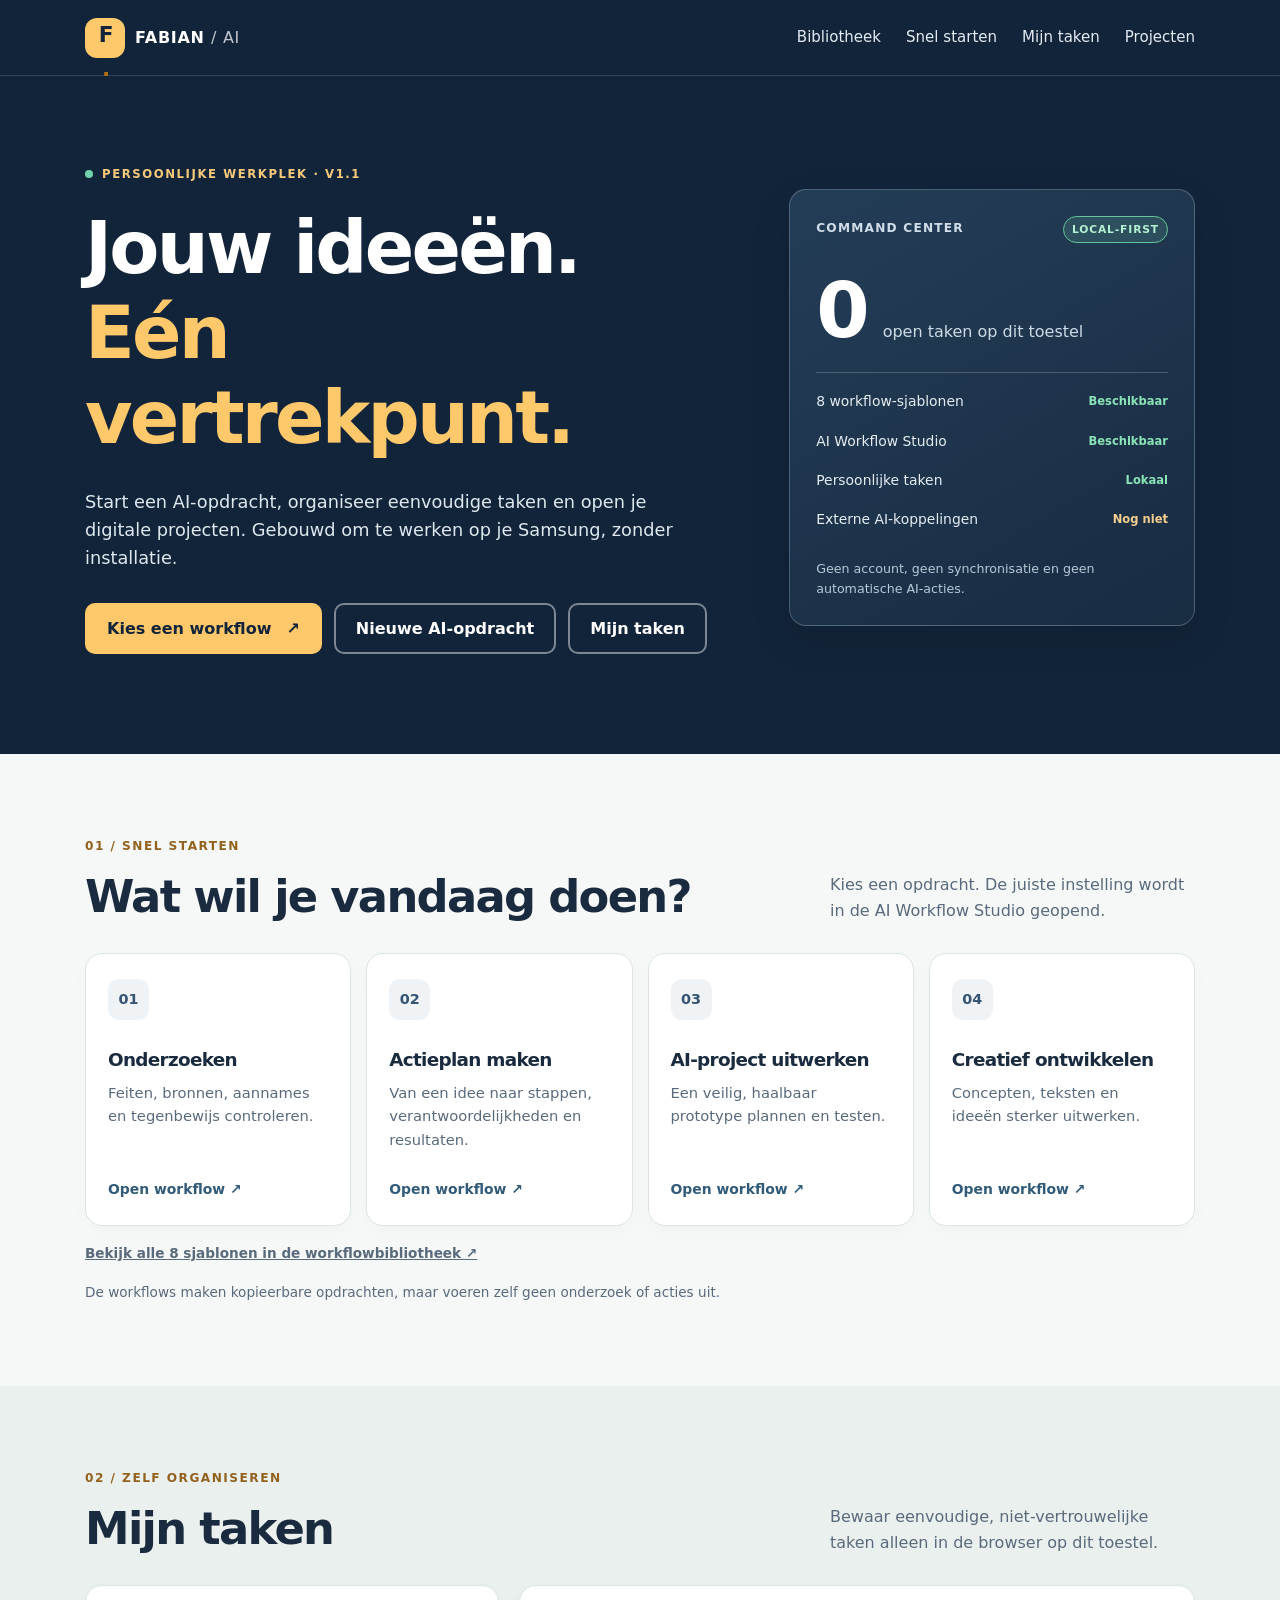
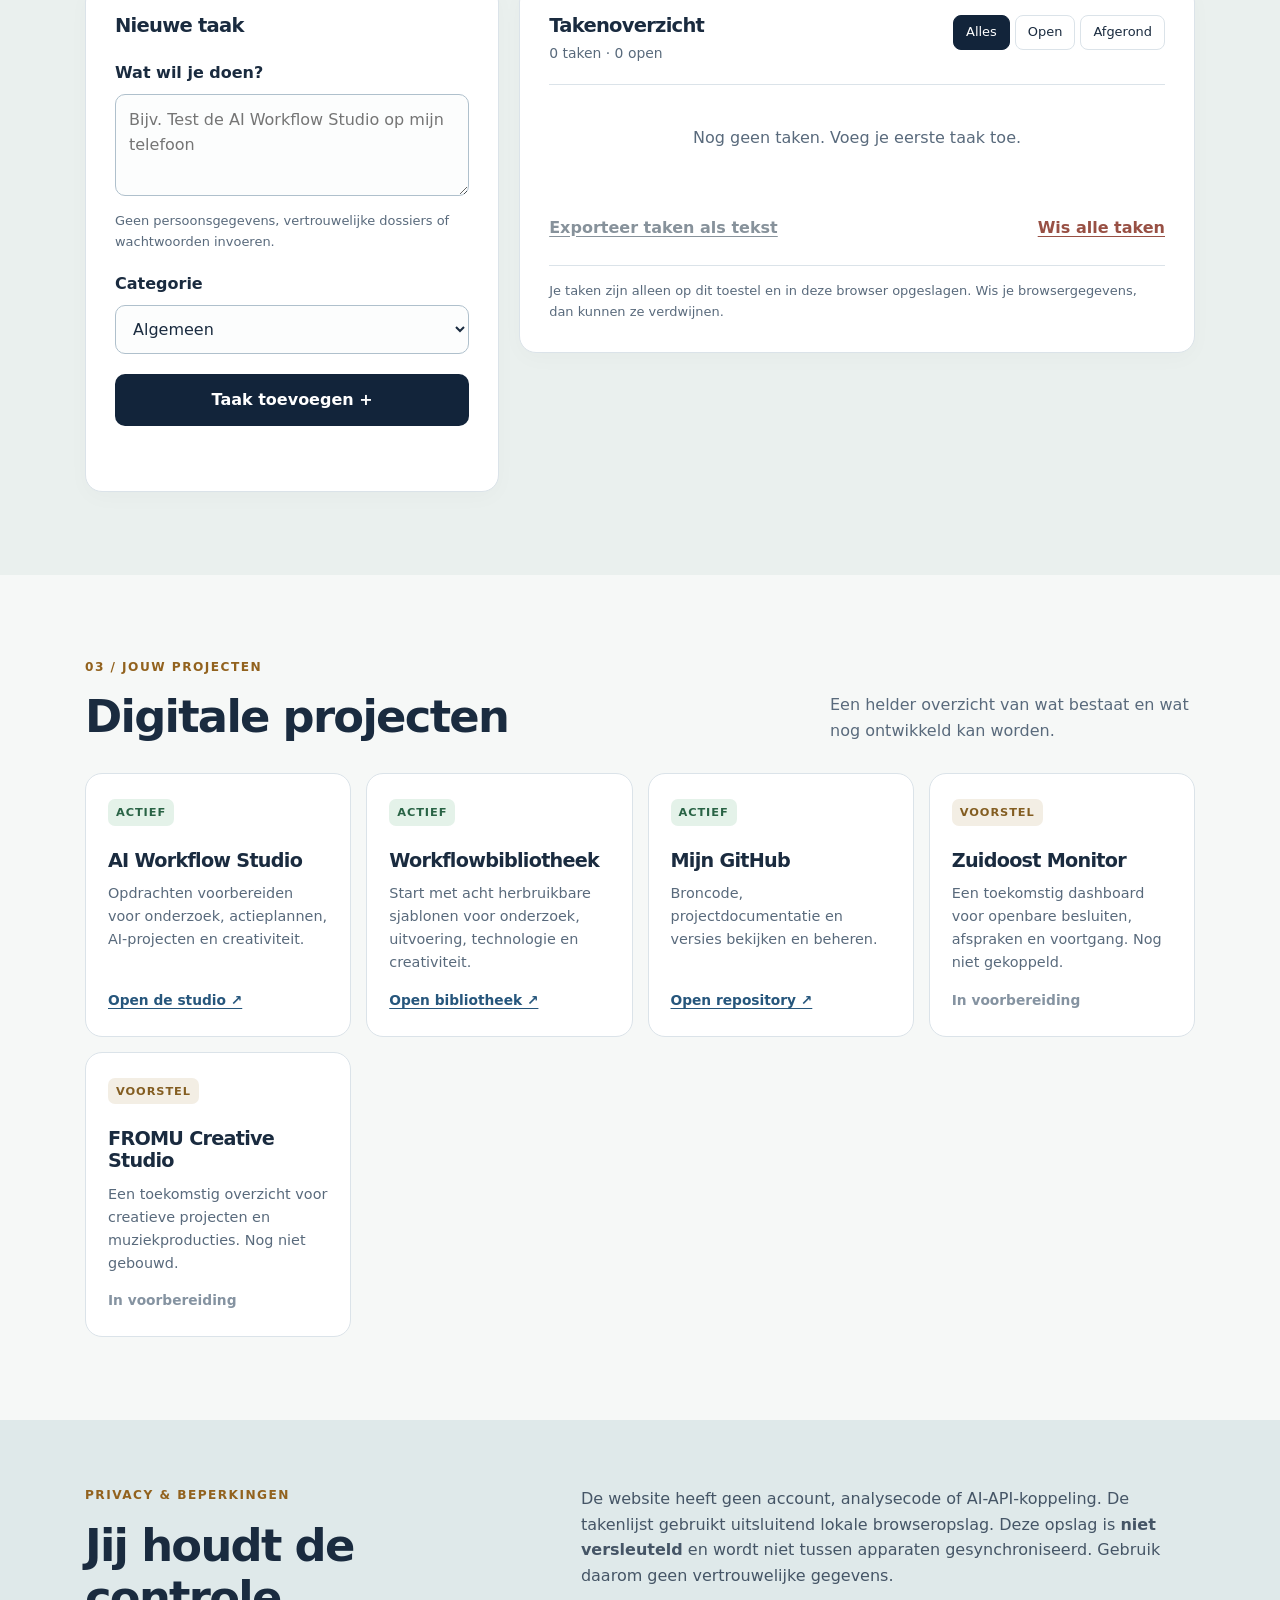
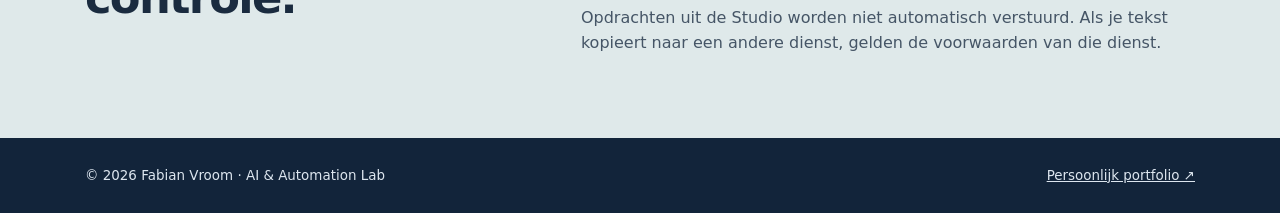
<file: index.html>
<!doctype html>
<html lang="nl">
<head>
  <meta charset="utf-8">
  <meta name="viewport" content="width=device-width, initial-scale=1">
  <meta name="theme-color" content="#12243a">
  <meta name="description" content="Fabian AI Command Center: een mobielvriendelijk startpunt voor AI-opdrachten, projecten en een persoonlijk takenoverzicht.">
  <meta http-equiv="Content-Security-Policy" content="default-src 'self'; script-src 'self'; style-src 'self'; img-src 'self' data:; object-src 'none'; base-uri 'self'; form-action 'none'">
  <title>Fabian AI Command Center</title>
  <link rel="stylesheet" href="command-center.css">
  <script src="command-center.js" defer></script>
</head>
<body>
  <a class="skip-link" href="#main">Ga naar inhoud</a>
  <header class="topbar">
    <div class="shell bar">
      <a class="brand" href="index.html" aria-label="Fabian AI Command Center - start"><span class="mark">F<span class="gold">.</span></span><span>FABIAN <span class="thin">/ AI</span></span></a>
      <nav aria-label="Hoofdnavigatie"><a href="workflows.html">Bibliotheek</a><a href="#workflows">Snel starten</a><a href="#taken">Mijn taken</a><a href="#projecten">Projecten</a></nav>
    </div>
  </header>

  <main id="main">
    <section class="hero">
      <div class="shell hero-grid">
        <div>
          <span class="eyebrow"><span class="status-dot" aria-hidden="true"></span> PERSOONLIJKE WERKPLEK · V1.1</span>
          <h1>Jouw ideeën.<br><span class="accent">Eén vertrekpunt.</span></h1>
          <p>Start een AI-opdracht, organiseer eenvoudige taken en open je digitale projecten. Gebouwd om te werken op je Samsung, zonder installatie.</p>
          <div class="hero-actions"><a class="btn gold-btn" href="workflows.html">Kies een workflow <span aria-hidden="true">↗</span></a><a class="btn ghost-btn" href="studio.html">Nieuwe AI-opdracht</a><a class="btn ghost-btn" href="#taken">Mijn taken</a></div>
        </div>
        <div class="hero-summary" aria-label="Werkplekoverzicht">
          <div class="summary-head"><span>COMMAND CENTER</span><span class="live-tag">LOCAL-FIRST</span></div>
          <div class="summary-stat"><strong id="open-tasks">0</strong><span>open taken op dit toestel</span></div>
          <div class="summary-rule"></div>
          <div class="summary-line"><span>8 workflow-sjablonen</span><span class="indicator ready">Beschikbaar</span></div>
          <div class="summary-line"><span>AI Workflow Studio</span><span class="indicator ready">Beschikbaar</span></div>
          <div class="summary-line"><span>Persoonlijke taken</span><span class="indicator ready">Lokaal</span></div>
          <div class="summary-line"><span>Externe AI-koppelingen</span><span class="indicator off">Nog niet</span></div>
          <p>Geen account, geen synchronisatie en geen automatische AI-acties.</p>
        </div>
      </div>
    </section>

    <section class="section workflows" id="workflows">
      <div class="shell">
        <div class="section-header">
          <div><span class="kicker">01 / SNEL STARTEN</span><h2>Wat wil je vandaag doen?</h2></div>
          <p>Kies een opdracht. De juiste instelling wordt in de AI Workflow Studio geopend.</p>
        </div>
        <div class="workflow-grid">
          <a href="studio.html?workflow=onderzoek" class="flow-card"><span class="card-icon">01</span><h3>Onderzoeken</h3><p>Feiten, bronnen, aannames en tegenbewijs controleren.</p><span class="card-arrow">Open workflow ↗</span></a>
          <a href="studio.html?workflow=actie" class="flow-card"><span class="card-icon">02</span><h3>Actieplan maken</h3><p>Van een idee naar stappen, verantwoordelijkheden en resultaten.</p><span class="card-arrow">Open workflow ↗</span></a>
          <a href="studio.html?workflow=project" class="flow-card"><span class="card-icon">03</span><h3>AI-project uitwerken</h3><p>Een veilig, haalbaar prototype plannen en testen.</p><span class="card-arrow">Open workflow ↗</span></a>
          <a href="studio.html?workflow=creatief" class="flow-card"><span class="card-icon">04</span><h3>Creatief ontwikkelen</h3><p>Concepten, teksten en ideeën sterker uitwerken.</p><span class="card-arrow">Open workflow ↗</span></a>
        </div>
        <p class="mini-note"><a href="workflows.html"><strong>Bekijk alle 8 sjablonen in de workflowbibliotheek ↗</strong></a></p>
        <p class="mini-note">De workflows maken kopieerbare opdrachten, maar voeren zelf geen onderzoek of acties uit.</p>
      </div>
    </section>

    <section class="section tasks-section" id="taken">
      <div class="shell">
        <div class="section-header">
          <div><span class="kicker">02 / ZELF ORGANISEREN</span><h2>Mijn taken</h2></div>
          <p>Bewaar eenvoudige, niet-vertrouwelijke taken alleen in de browser op dit toestel.</p>
        </div>
        <div class="tasks-layout">
          <div class="card task-editor">
            <h3>Nieuwe taak</h3>
            <form id="task-form">
              <label for="task-title">Wat wil je doen?</label>
              <textarea id="task-title" rows="3" required placeholder="Bijv. Test de AI Workflow Studio op mijn telefoon"></textarea>
              <p class="field-hint">Geen persoonsgegevens, vertrouwelijke dossiers of wachtwoorden invoeren.</p>
              <label for="task-category">Categorie</label>
              <select id="task-category">
                <option value="algemeen">Algemeen</option><option value="ai">AI & technologie</option><option value="zuidoost">Zuidoost</option><option value="creatief">Creatief</option>
              </select>
              <button class="btn dark-btn" type="submit">Taak toevoegen +</button>
            </form>
            <p id="task-feedback" role="status" aria-live="polite"></p>
          </div>
          <div class="card task-list-card">
            <div class="task-list-top">
              <div><h3>Takenoverzicht</h3><p id="task-count">0 taken</p></div>
              <div class="filters" role="group" aria-label="Filter taken">
                <button type="button" class="filter active" data-filter="all" aria-pressed="true">Alles</button>
                <button type="button" class="filter" data-filter="open" aria-pressed="false">Open</button>
                <button type="button" class="filter" data-filter="done" aria-pressed="false">Afgerond</button>
              </div>
            </div>
            <ul id="task-list" class="task-list" aria-label="Mijn taken"></ul>
            <p id="empty-tasks" class="empty-tasks">Nog geen taken. Voeg links je eerste taak toe.</p>
            <div class="task-footer"><button type="button" id="export-tasks" class="text-button">Exporteer taken als tekst</button><button type="button" id="clear-tasks" class="text-button danger">Wis alle taken</button></div>
            <p class="storage-note" id="storage-message">Je taken zijn alleen op dit toestel en in deze browser opgeslagen. Wis je browsergegevens, dan kunnen ze verdwijnen.</p>
          </div>
        </div>
      </div>
    </section>

    <section class="section project-section" id="projecten">
      <div class="shell">
        <div class="section-header"><div><span class="kicker">03 / JOUW PROJECTEN</span><h2>Digitale projecten</h2></div><p>Een helder overzicht van wat bestaat en wat nog ontwikkeld kan worden.</p></div>
        <div class="project-grid">
          <article class="project-card"><span class="label live">ACTIEF</span><h3>AI Workflow Studio</h3><p>Opdrachten voorbereiden voor onderzoek, actieplannen, AI-projecten en creativiteit.</p><a href="studio.html">Open de studio ↗</a></article>
          <article class="project-card"><span class="label live">ACTIEF</span><h3>Workflowbibliotheek</h3><p>Start met acht herbruikbare sjablonen voor onderzoek, uitvoering, technologie en creativiteit.</p><a href="workflows.html">Open bibliotheek ↗</a></article>
          <article class="project-card"><span class="label live">ACTIEF</span><h3>Mijn GitHub</h3><p>Broncode, projectdocumentatie en versies bekijken en beheren.</p><a href="https://github.com/BornInSuriname/ai-automation-lab">Open repository ↗</a></article>
          <article class="project-card"><span class="label future">VOORSTEL</span><h3>Zuidoost Monitor</h3><p>Een toekomstig dashboard voor openbare besluiten, afspraken en voortgang. Nog niet gekoppeld.</p><span class="inactive-link">In voorbereiding</span></article>
          <article class="project-card"><span class="label future">VOORSTEL</span><h3>FROMU Creative Studio</h3><p>Een toekomstig overzicht voor creatieve projecten en muziekproducties. Nog niet gebouwd.</p><span class="inactive-link">In voorbereiding</span></article>
        </div>
      </div>
    </section>

    <section class="privacy-section">
      <div class="shell privacy-content">
        <div><span class="kicker">PRIVACY & BEPERKINGEN</span><h2>Jij houdt de controle.</h2></div>
        <div><p>De website heeft geen account, analysecode of AI-API-koppeling. De takenlijst gebruikt uitsluitend lokale browseropslag. Deze opslag is <strong>niet versleuteld</strong> en wordt niet tussen apparaten gesynchroniseerd. Gebruik daarom geen vertrouwelijke gegevens.</p><p>Opdrachten uit de Studio worden niet automatisch verstuurd. Als je tekst kopieert naar een andere dienst, gelden de voorwaarden van die dienst.</p></div>
      </div>
    </section>
  </main>
  <footer><div class="shell footer"><span>© 2026 Fabian Vroom · AI & Automation Lab</span><a href="https://borninsuriname.github.io/">Persoonlijk portfolio ↗</a></div></footer>
</body>
</html>
</file>
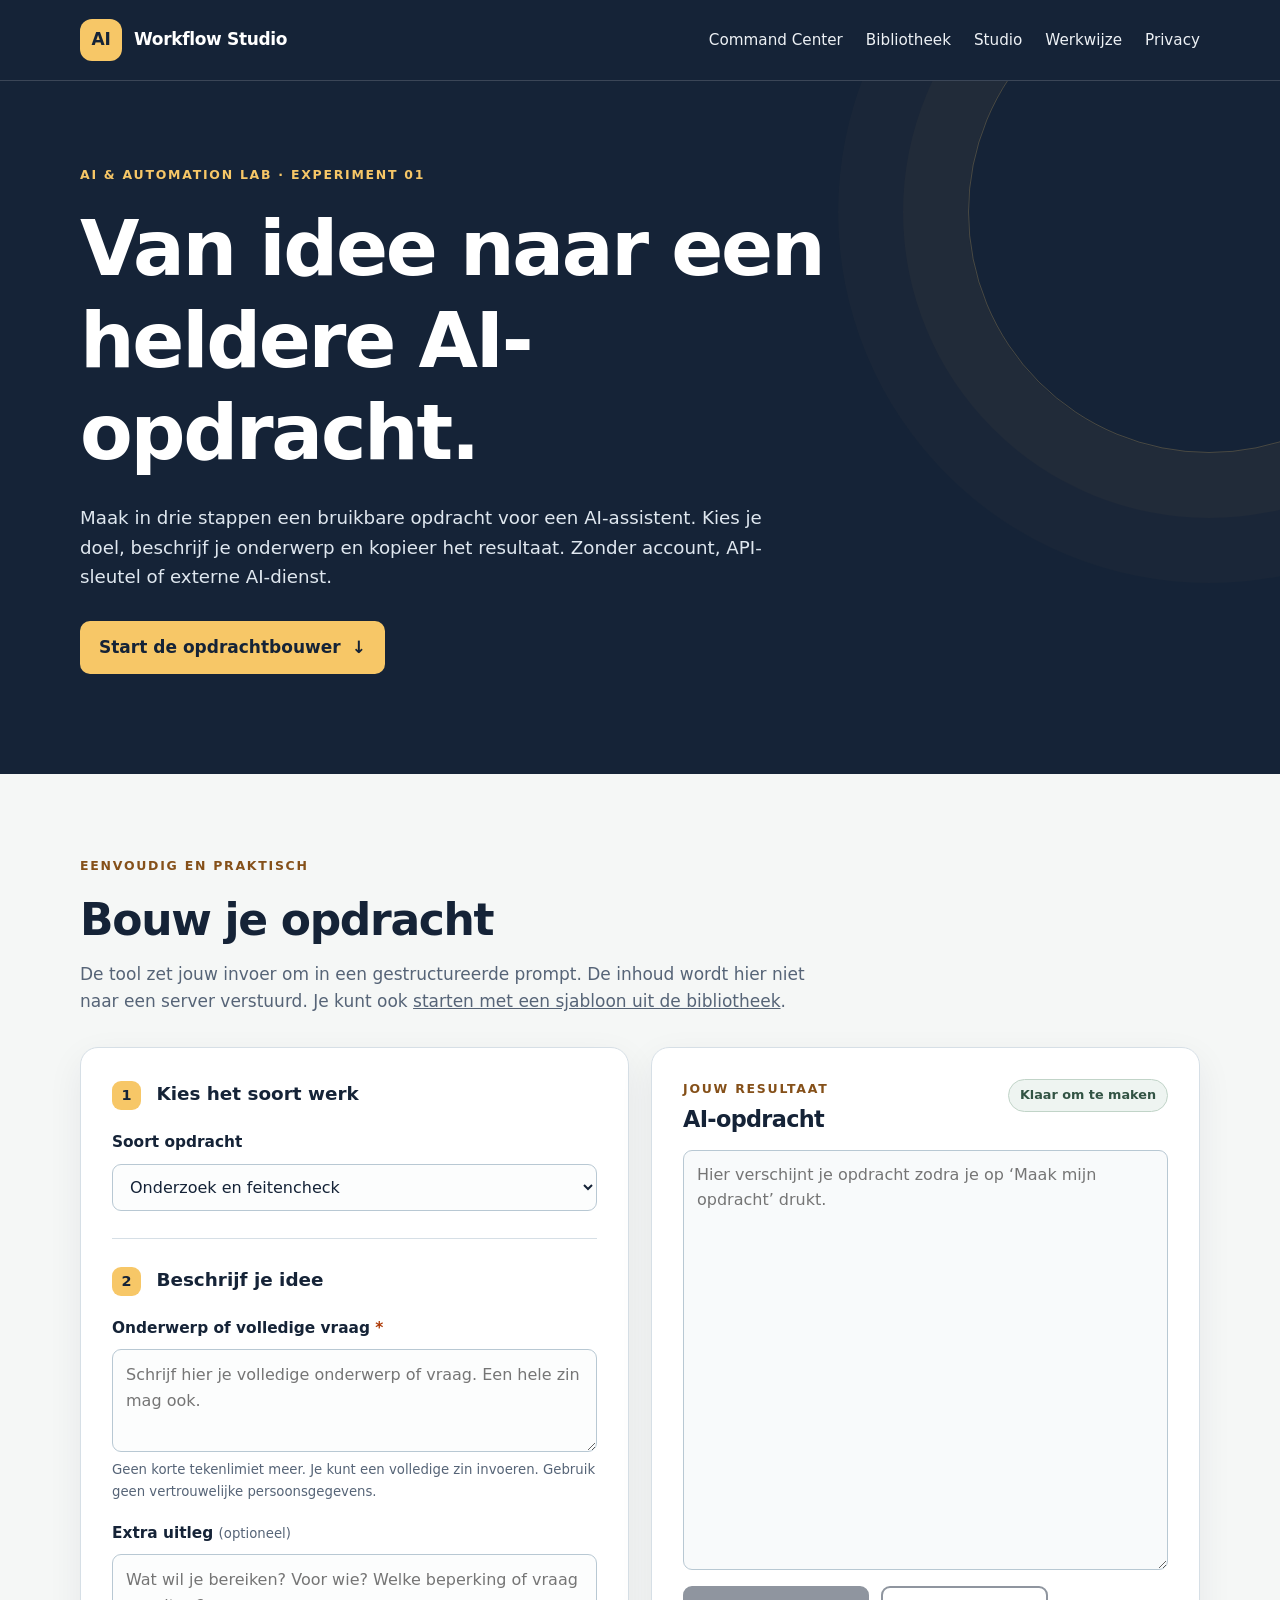
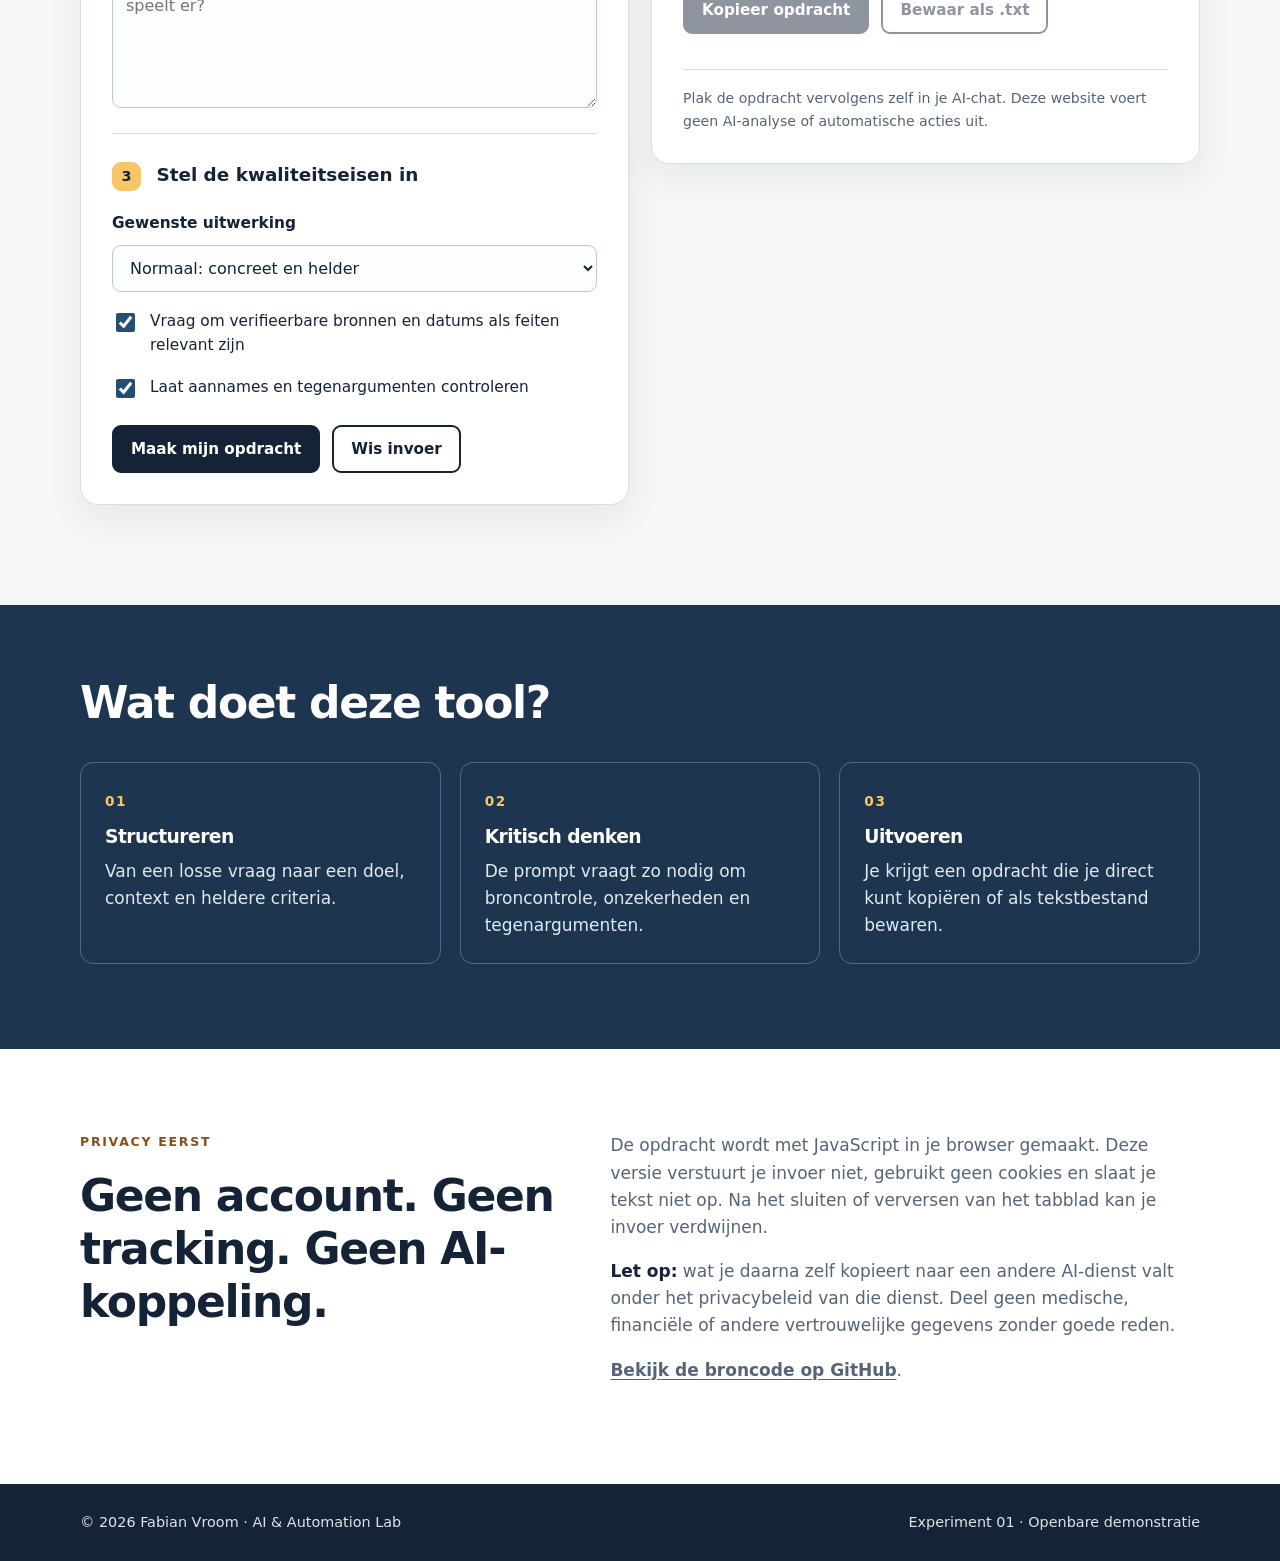
<file: studio.html>
<!doctype html>
<html lang="nl">
<head>
  <meta charset="utf-8">
  <meta name="viewport" content="width=device-width, initial-scale=1">
  <meta name="theme-color" content="#13243a">
  <meta name="description" content="AI Workflow Studio: maak duidelijke AI-opdrachten voor onderzoek, actieplannen, projecten en creatieve ideeën. Zonder account of API-sleutel.">
  <meta http-equiv="Content-Security-Policy" content="default-src 'self'; script-src 'self'; style-src 'self'; img-src 'self' data:; object-src 'none'; base-uri 'self'; form-action 'none'">
  <title>AI Workflow Studio | Fabian AI Command Center</title>
  <link rel="stylesheet" href="styles.css">
  <script src="presets.js" defer></script>
  <script src="app.js" defer></script>
</head>
<body>
  <a class="skip-link" href="#inhoud">Ga naar inhoud</a>
  <header class="site-header">
    <div class="container nav-bar">
      <a href="index.html" class="brand"><span class="brand-mark">AI</span> Workflow Studio</a>
      <nav aria-label="Navigatie">
        <a href="index.html">Command Center</a>
        <a href="workflows.html">Bibliotheek</a>
        <a href="#studio">Studio</a>
        <a href="#werkwijze">Werkwijze</a>
        <a href="#privacy">Privacy</a>
      </nav>
    </div>
  </header>

  <main id="inhoud">
    <section class="hero" id="start">
      <div class="container">
        <div class="hero-copy">
          <p class="eyebrow">AI &amp; Automation Lab · Experiment 01</p>
          <h1>Van idee naar een heldere AI-opdracht.</h1>
          <p>Maak in drie stappen een bruikbare opdracht voor een AI-assistent. Kies je doel, beschrijf je onderwerp en kopieer het resultaat. Zonder account, API-sleutel of externe AI-dienst.</p>
          <a class="hero-link" href="#studio">Start de opdrachtbouwer <span aria-hidden="true">↓</span></a>
        </div>
      </div>
    </section>

    <section class="studio-section" id="studio" aria-labelledby="studio-title">
      <div class="container">
        <div class="section-heading">
          <p class="eyebrow dark">Eenvoudig en praktisch</p>
          <h2 id="studio-title">Bouw je opdracht</h2>
          <p>De tool zet jouw invoer om in een gestructureerde prompt. De inhoud wordt hier niet naar een server verstuurd. Je kunt ook <a href="workflows.html">starten met een sjabloon uit de bibliotheek</a>.</p>
        </div>
        <div class="studio-grid">
          <form id="prompt-form" class="panel form-panel">
            <fieldset>
              <legend><span class="step">1</span> Kies het soort werk</legend>
              <label for="workflow">Soort opdracht</label>
              <select id="workflow" name="workflow">
                <option value="onderzoek">Onderzoek en feitencheck</option>
                <option value="actie">Actieplan en opvolging</option>
                <option value="project">AI-project en automatisering</option>
                <option value="creatief">Creatief concept</option>
              </select>
            </fieldset>

            <fieldset>
              <legend><span class="step">2</span> Beschrijf je idee</legend>
              <label for="onderwerp">Onderwerp of volledige vraag <span class="required">*</span></label>
              <textarea id="onderwerp" name="onderwerp" rows="3" required placeholder="Schrijf hier je volledige onderwerp of vraag. Een hele zin mag ook."></textarea>
              <span class="hint">Geen korte tekenlimiet meer. Je kunt een volledige zin invoeren. Gebruik geen vertrouwelijke persoonsgegevens.</span>

              <label for="context">Extra uitleg <span class="optional">(optioneel)</span></label>
              <textarea id="context" name="context" rows="5" maxlength="1500" placeholder="Wat wil je bereiken? Voor wie? Welke beperking of vraag speelt er?"></textarea>
            </fieldset>

            <fieldset>
              <legend><span class="step">3</span> Stel de kwaliteitseisen in</legend>
              <label for="lengte">Gewenste uitwerking</label>
              <select id="lengte" name="lengte">
                <option value="normaal">Normaal: concreet en helder</option>
                <option value="kort">Kort: belangrijkste punten</option>
                <option value="uitgebreid">Uitgebreid: grondige analyse</option>
              </select>
              <label class="checkbox-row">
                <input type="checkbox" id="bronnen" name="bronnen" checked>
                <span>Vraag om verifieerbare bronnen en datums als feiten relevant zijn</span>
              </label>
              <label class="checkbox-row">
                <input type="checkbox" id="tegenbewijs" name="tegenbewijs" checked>
                <span>Laat aannames en tegenargumenten controleren</span>
              </label>
            </fieldset>
            <div class="form-actions">
              <button type="submit" class="button primary">Maak mijn opdracht</button>
              <button type="reset" class="button secondary">Wis invoer</button>
            </div>
          </form>

          <section class="panel output-panel" aria-labelledby="output-title">
            <div class="output-top">
              <div>
                <p class="eyebrow dark">Jouw resultaat</p>
                <h3 id="output-title">AI-opdracht</h3>
              </div>
              <span class="status-pill">Klaar om te maken</span>
            </div>
            <label for="resultaat" class="sr-only">Gegenereerde opdracht</label>
            <textarea id="resultaat" readonly spellcheck="false" placeholder="Hier verschijnt je opdracht zodra je op ‘Maak mijn opdracht’ drukt."></textarea>
            <div class="output-actions">
              <button id="kopieer" type="button" class="button primary" disabled>Kopieer opdracht</button>
              <button id="download" type="button" class="button secondary" disabled>Bewaar als .txt</button>
            </div>
            <p class="feedback" id="feedback" role="status" aria-live="polite"></p>
            <p class="output-hint">Plak de opdracht vervolgens zelf in je AI-chat. Deze website voert geen AI-analyse of automatische acties uit.</p>
          </section>
        </div>
      </div>
    </section>

    <section id="werkwijze" class="info-section">
      <div class="container">
        <h2>Wat doet deze tool?</h2>
        <div class="info-grid">
          <article class="info-card"><span>01</span><h3>Structureren</h3><p>Van een losse vraag naar een doel, context en heldere criteria.</p></article>
          <article class="info-card"><span>02</span><h3>Kritisch denken</h3><p>De prompt vraagt zo nodig om broncontrole, onzekerheden en tegenargumenten.</p></article>
          <article class="info-card"><span>03</span><h3>Uitvoeren</h3><p>Je krijgt een opdracht die je direct kunt kopiëren of als tekstbestand bewaren.</p></article>
        </div>
      </div>
    </section>

    <section id="privacy" class="privacy-section">
      <div class="container privacy-wrap">
        <div>
          <p class="eyebrow dark">Privacy eerst</p>
          <h2>Geen account. Geen tracking. Geen AI-koppeling.</h2>
        </div>
        <div>
          <p>De opdracht wordt met JavaScript in je browser gemaakt. Deze versie verstuurt je invoer niet, gebruikt geen cookies en slaat je tekst niet op. Na het sluiten of verversen van het tabblad kan je invoer verdwijnen.</p>
          <p><strong>Let op:</strong> wat je daarna zelf kopieert naar een andere AI-dienst valt onder het privacybeleid van die dienst. Deel geen medische, financiële of andere vertrouwelijke gegevens zonder goede reden.</p>
          <p><a href="https://github.com/BornInSuriname/ai-automation-lab" target="_blank" rel="noopener noreferrer">Bekijk de broncode op GitHub</a>.</p>
        </div>
      </div>
    </section>
  </main>

  <footer><div class="container footer-wrap"><p>© 2026 Fabian Vroom · AI &amp; Automation Lab</p><p>Experiment 01 · Openbare demonstratie</p></div></footer>
</body>
</html>
</file>
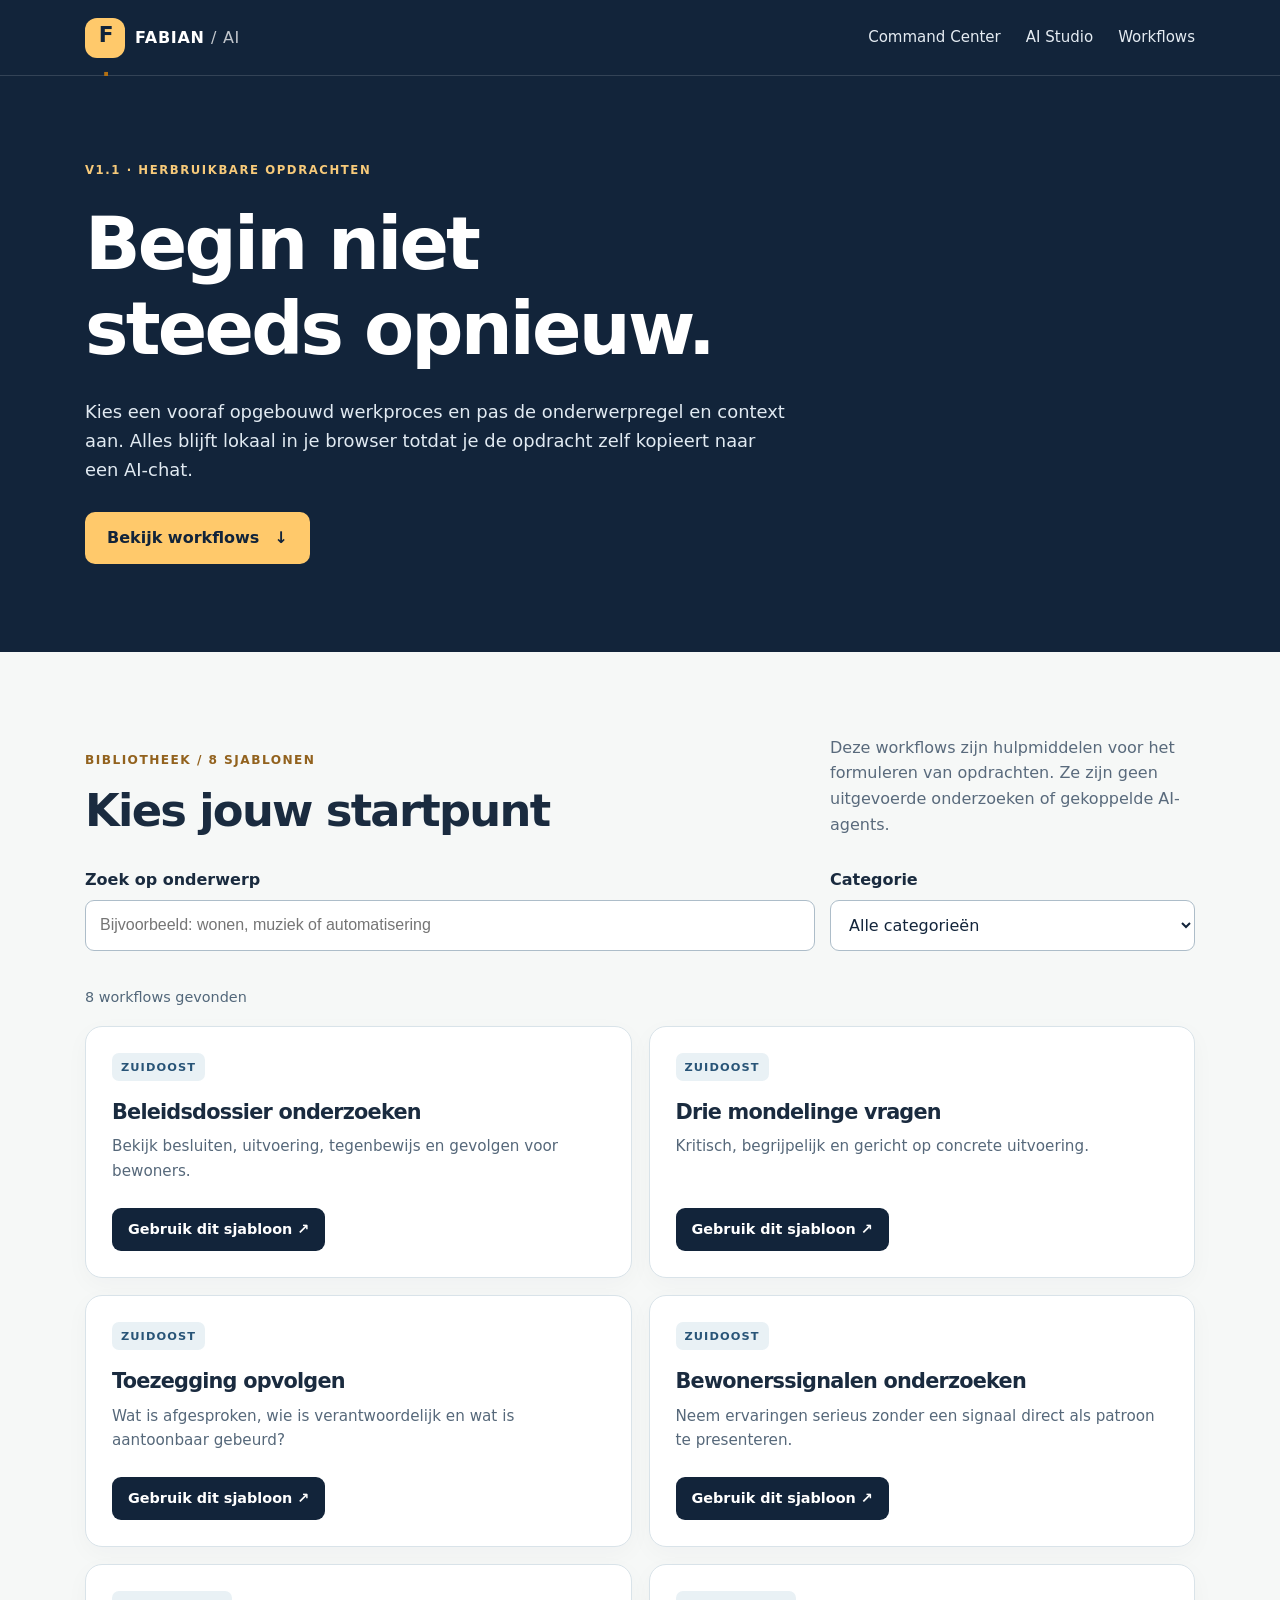
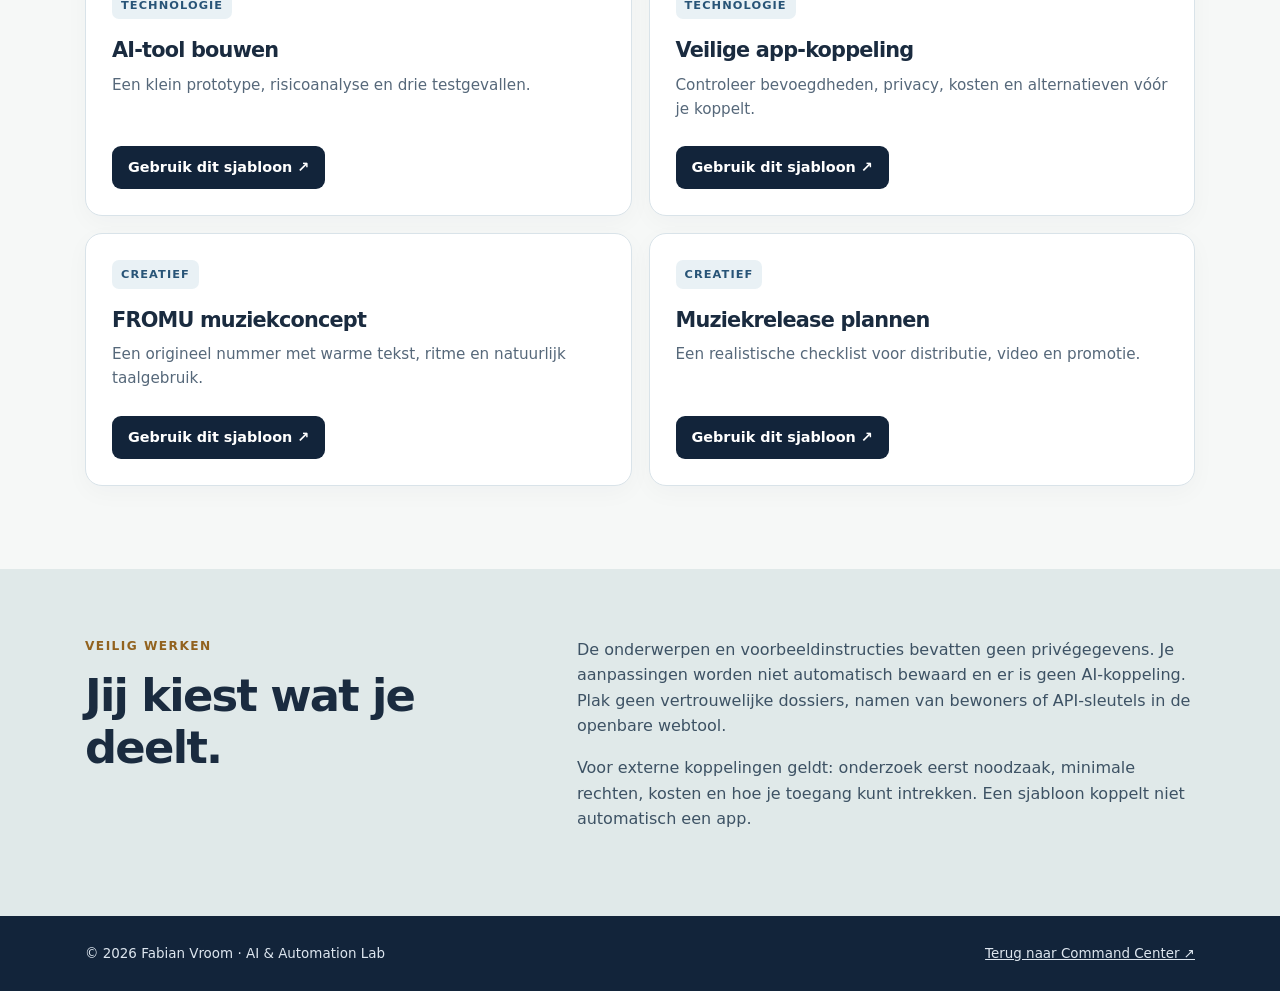
<file: workflows.html>
<!doctype html>
<html lang="nl">
<head>
  <meta charset="utf-8">
  <meta name="viewport" content="width=device-width, initial-scale=1">
  <meta name="theme-color" content="#12243a">
  <meta name="description" content="Herbruikbare AI-workflows voor onderzoek, bestuurlijke vragen, automatisering en creatieve projecten.">
  <meta http-equiv="Content-Security-Policy" content="default-src 'self'; script-src 'self'; style-src 'self'; img-src 'self' data:; object-src 'none'; base-uri 'self'; form-action 'none'">
  <title>Workflowbibliotheek | Fabian AI Command Center</title>
  <link rel="stylesheet" href="command-center.css">
  <link rel="stylesheet" href="workflow-library.css">
  <script src="presets.js" defer></script>
  <script src="workflow-library.js" defer></script>
</head>
<body>
  <a href="#inhoud" class="skip-link">Ga naar inhoud</a>
  <header class="topbar">
    <div class="shell bar">
      <a class="brand" href="index.html"><span class="mark">F<span class="gold">.</span></span><span>FABIAN <span class="thin">/ AI</span></span></a>
      <nav aria-label="Navigatie">
        <a href="index.html">Command Center</a>
        <a href="studio.html">AI Studio</a>
        <a href="#templates" aria-current="page">Workflows</a>
      </nav>
    </div>
  </header>
  <main id="inhoud">
    <section class="library-hero">
      <div class="shell">
        <span class="eyebrow">V1.1 · HERBRUIKBARE OPDRACHTEN</span>
        <h1>Begin niet<br>steeds opnieuw.</h1>
        <p>Kies een vooraf opgebouwd werkproces en pas de onderwerpregel en context aan. Alles blijft lokaal in je browser totdat je de opdracht zelf kopieert naar een AI-chat.</p>
        <a href="#templates" class="btn gold-btn">Bekijk workflows <span aria-hidden="true">↓</span></a>
      </div>
    </section>
    <section class="section" id="templates">
      <div class="shell">
        <div class="section-header">
          <div><span class="kicker">BIBLIOTHEEK / 8 SJABLONEN</span><h2>Kies jouw startpunt</h2></div>
          <p>Deze workflows zijn hulpmiddelen voor het formuleren van opdrachten. Ze zijn geen uitgevoerde onderzoeken of gekoppelde AI-agents.</p>
        </div>
        <div class="library-controls">
          <div>
            <label for="template-search">Zoek op onderwerp</label>
            <input type="search" id="template-search" placeholder="Bijvoorbeeld: wonen, muziek of automatisering" autocomplete="off">
          </div>
          <div>
            <label for="template-filter">Categorie</label>
            <select id="template-filter">
              <option value="Alle">Alle categorieën</option>
              <option value="Zuidoost">Zuidoost</option>
              <option value="Technologie">Technologie</option>
              <option value="Creatief">Creatief</option>
            </select>
          </div>
        </div>
        <p class="library-count" id="template-count" role="status" aria-live="polite">Workflows laden…</p>
        <div class="library-grid" id="template-grid"></div>
        <p id="template-empty" class="empty-state" hidden>Geen workflows gevonden. Probeer een andere zoekterm.</p>
        <noscript>Voor deze bibliotheek is JavaScript nodig. Je kunt de <a href="studio.html">AI Studio</a> ook zonder sjabloon gebruiken.</noscript>
      </div>
    </section>
    <section class="library-advice">
      <div class="shell advice-grid">
        <div><span class="kicker">VEILIG WERKEN</span><h2>Jij kiest wat je deelt.</h2></div>
        <div>
          <p>De onderwerpen en voorbeeldinstructies bevatten geen privégegevens. Je aanpassingen worden niet automatisch bewaard en er is geen AI-koppeling. Plak geen vertrouwelijke dossiers, namen van bewoners of API-sleutels in de openbare webtool.</p>
          <p>Voor externe koppelingen geldt: onderzoek eerst noodzaak, minimale rechten, kosten en hoe je toegang kunt intrekken. Een sjabloon koppelt niet automatisch een app.</p>
        </div>
      </div>
    </section>
  </main>
  <footer><div class="shell footer"><span>© 2026 Fabian Vroom · AI & Automation Lab</span><a href="index.html">Terug naar Command Center ↗</a></div></footer>
</body>
</html>
</file>
<file: command-center.css>
:root{--navy:#12243a;--navy2:#1b3550;--gold:#ffc96b;--text:#1a2b3f;--muted:#596a7c;--bg:#f6f8f7;--line:#dbe3e9;--white:#fff;--r:17px}
*{box-sizing:border-box}
html{scroll-behavior:smooth;scroll-padding-top:20px}
body{margin:0;font:400 16px/1.6 system-ui,-apple-system,"Segoe UI",Arial,sans-serif;background:var(--bg);color:var(--text)}
a{color:inherit}button,textarea,select{font:inherit}
a:focus-visible,button:focus-visible,textarea:focus-visible,select:focus-visible{outline:3px solid #ac6800;outline-offset:3px}
.shell{width:min(1110px,calc(100% - 40px));margin:0 auto}
.skip-link{position:absolute;top:-100px;left:15px;background:white;padding:9px 15px;z-index:10}.skip-link:focus{top:10px}
.topbar,.hero{background:var(--navy);color:#fff}
.topbar{border-bottom:1px solid rgba(255,255,255,.14)}
.bar{display:flex;justify-content:space-between;align-items:center;gap:25px;min-height:75px}
.brand{display:flex;align-items:center;gap:10px;font-weight:850;letter-spacing:.045em;text-decoration:none}
.mark{display:grid;place-items:center;background:var(--gold);color:var(--navy);width:40px;height:40px;border-radius:12px;font-size:1.35rem;letter-spacing:-.1em}
.gold{color:#b27013}.thin{font-weight:400;opacity:.74}
nav{display:flex;gap:25px;flex-wrap:wrap}
nav a{text-decoration:none;font-size:.94rem;color:#e4ebf2}
nav a:hover,.project-card a:hover{text-decoration:underline;text-underline-offset:4px}
.hero{padding:84px 0 100px}
.hero-grid{display:grid;grid-template-columns:minmax(0,1.23fr) minmax(280px,.77fr);gap:56px;align-items:center}
.eyebrow{font-size:.73rem;font-weight:850;letter-spacing:.135em;color:#f7ca7a;display:inline-flex;align-items:center;gap:9px}
.status-dot{height:8px;width:8px;border-radius:50%;background:#70d3ad}
h1,h2,h3,p{margin-top:0}
h1,h2,h3{line-height:1.17;letter-spacing:-.038em}
h1{font-size:clamp(2.8rem,5.7vw,5.3rem);margin:19px 0 27px}
.accent{color:var(--gold)}
.hero p{max-width:630px;color:#dee8ee;font-size:1.11rem;margin-bottom:30px}
.hero-actions{display:flex;gap:12px;flex-wrap:wrap}
.btn{display:inline-flex;justify-content:center;align-items:center;gap:15px;min-height:48px;padding:11px 20px;font-weight:800;border-radius:10px;text-decoration:none;border:2px solid transparent;cursor:pointer}
.gold-btn{background:var(--gold);color:var(--navy)}
.ghost-btn{color:white;border-color:rgba(255,255,255,.45)}
.dark-btn{background:var(--navy);color:#fff}
.btn:hover{filter:brightness(1.055)}
.hero-summary{border:1px solid rgba(255,255,255,.22);border-radius:var(--r);padding:26px;background:linear-gradient(150deg,#243d57,#182c42);box-shadow:0 15px 40px rgba(0,0,0,.1)}
.summary-head,.summary-line{display:flex;justify-content:space-between;align-items:center;gap:15px}
.summary-head{font-size:.76rem;font-weight:850;letter-spacing:.1em;color:#d1deea}
.live-tag{background:rgba(121,211,171,.15);border:1px solid #65c69b;color:#b2f1d2;font-size:.67rem;letter-spacing:.08em;border-radius:99px;padding:4px 8px}
.summary-stat{display:flex;align-items:baseline;gap:13px;margin:30px 0 23px}
.summary-stat strong{font-size:4.8rem;line-height:1}
.summary-stat span{color:#cddae4}
.summary-rule{height:1px;background:rgba(255,255,255,.2)}
.summary-line{margin-top:17px;font-size:.87rem;color:#e6edf3}
.indicator{font-size:.72rem;font-weight:800;white-space:nowrap}
.indicator.ready{color:#8be4b7}.indicator.off{color:#f7cf8f}
.hero-summary p{font-size:.79rem;color:#b7c9d7;margin:28px 0 0}
.section{padding:83px 0}
.section-header{display:flex;align-items:end;justify-content:space-between;gap:30px;margin-bottom:30px}
.section-header>div{max-width:700px}
.kicker{display:block;font-size:.76rem;font-weight:850;letter-spacing:.12em;color:#92621e;margin-bottom:14px}
h2{font-size:clamp(2rem,3.75vw,2.8rem);margin:0}
.section-header>p{max-width:365px;margin:0;color:var(--muted)}
.workflow-grid{display:grid;grid-template-columns:repeat(4,minmax(0,1fr));gap:15px}
.flow-card{display:flex;flex-direction:column;align-items:start;min-height:250px;padding:25px 22px;border:1px solid var(--line);border-radius:var(--r);background:#fff;text-decoration:none;box-shadow:0 6px 20px rgba(20,40,60,.025);transition:transform .14s,box-shadow .14s}
.flow-card:hover{transform:translateY(-3px);box-shadow:0 12px 30px rgba(20,40,60,.09)}
.card-icon{display:grid;place-items:center;width:41px;height:41px;border-radius:11px;background:#eff3f6;color:#355473;font-weight:850;font-size:.9rem}
.flow-card h3{font-size:1.15rem;margin:29px 0 10px}
.flow-card p{color:var(--muted);font-size:.92rem;margin-bottom:26px}
.card-arrow{margin-top:auto;color:#315b79;font-weight:800;font-size:.87rem}
.mini-note{color:var(--muted);font-size:.85rem;margin:17px 0 0}
.tasks-section{background:#eaf0ee}
.tasks-layout{display:grid;grid-template-columns:minmax(0,.76fr) minmax(0,1.24fr);align-items:start;gap:20px}
.card{background:#fff;border:1px solid var(--line);border-radius:var(--r);padding:29px;box-shadow:0 6px 22px rgba(20,40,60,.025)}
.card h3{font-size:1.22rem;margin-bottom:22px}
label{display:block;font-weight:750;margin-bottom:8px}
textarea,select{width:100%;padding:12px 13px;border:1px solid #afc0cc;border-radius:10px;background:#fcfdfd;color:var(--text);font-size:16px}
textarea{resize:vertical;min-height:94px}
select{min-height:49px;margin-bottom:20px}
.field-hint,.storage-note{font-size:.81rem;color:var(--muted);margin:7px 0 19px}
.task-editor .btn{width:100%}
#task-feedback{min-height:24px;color:#276448;font-size:.84rem;margin:12px 0 0}
.task-list-top{display:flex;justify-content:space-between;align-items:start;gap:10px;flex-wrap:wrap;border-bottom:1px solid var(--line);padding-bottom:20px}
.task-list-top h3{margin:0 0 4px}
.task-list-top p{font-size:.87rem;color:var(--muted);margin:0}
.filters{display:flex;gap:5px;flex-wrap:wrap}
.filter{border:1px solid var(--line);background:white;border-radius:8px;padding:6px 12px;color:var(--text);font-size:.81rem;cursor:pointer}
.filter.active{background:var(--navy);color:white;border-color:var(--navy)}
.task-list{list-style:none;padding:0;margin:0}
.task-item{display:flex;align-items:flex-start;gap:11px;border-bottom:1px solid #edf0f3;padding:16px 0}
.task-item input{flex:none;height:19px;width:19px;margin:4px 0 0;accent-color:#2b6580;cursor:pointer}
.task-body{min-width:0;flex:1}
.task-title{display:block;font-size:.96rem;font-weight:650;white-space:pre-wrap;overflow-wrap:anywhere}
.task-item.completed .task-title{text-decoration:line-through;color:#73818f}
.task-meta{display:block;font-size:.76rem;color:#6b7a87;margin-top:4px}
.delete-task{border:1px solid #e4d5d5;color:#884a46;background:#fff;border-radius:7px;padding:4px 8px;cursor:pointer;font-size:.78rem}
.empty-tasks{text-align:center;padding:40px 10px;color:var(--muted)}
.task-footer{display:flex;flex-wrap:wrap;justify-content:space-between;gap:12px;margin-top:17px}
.text-button{border:0;background:transparent;padding:7px 0;color:#285477;text-decoration:underline;text-underline-offset:3px;font-weight:700;cursor:pointer}
.text-button:disabled{color:#87929b;cursor:not-allowed}
.text-button.danger{color:#985044}
.storage-note{border-top:1px solid var(--line);padding-top:15px;margin:18px 0 0}
.project-grid{display:grid;grid-template-columns:repeat(4,minmax(0,1fr));gap:15px}
.project-card{border:1px solid var(--line);border-radius:var(--r);padding:25px 22px;background:#fff;display:flex;flex-direction:column;min-height:252px}
.label{font-size:.71rem;font-weight:850;letter-spacing:.08em;align-self:flex-start;padding:4px 8px;border-radius:7px}
.label.live{background:#e4f2e9;color:#296345}.label.future{background:#f3eee4;color:#835d21}
.project-card h3{font-size:1.2rem;margin:24px 0 10px}
.project-card p{color:var(--muted);font-size:.9rem;flex:1}
.project-card a,.inactive-link{font-size:.86rem;font-weight:800;text-underline-offset:3px}
.project-card a{color:#26567c}.inactive-link{color:#8593a1}
.privacy-section{background:#dfe9ea;padding:66px 0}
.privacy-content{display:grid;grid-template-columns:.85fr 1.15fr;gap:42px}
.privacy-content p{color:#455566;margin:0 0 16px}
.footer{display:flex;flex-wrap:wrap;justify-content:space-between;gap:14px}
footer{background:var(--navy);color:#dde6ef;padding:27px 0;font-size:.84rem}
@media(max-width:1000px){.workflow-grid,.project-grid{grid-template-columns:repeat(2,minmax(0,1fr))}.hero-grid{gap:25px}}
@media(max-width:760px){.hero-grid,.tasks-layout,.privacy-content{grid-template-columns:1fr}.section-header{display:block}.section-header>p{max-width:760px;margin-top:12px}.hero{padding:63px 0}.hero-summary{margin-top:9px}.section{padding:60px 0}}
@media(max-width:550px){.shell{width:min(100% - 30px,1110px)}.bar{flex-direction:column;align-items:start;gap:14px;padding:17px 0}.bar nav{gap:17px}.hero{padding:58px 0 70px}.hero p{font-size:1rem}.hero-actions{flex-direction:column}.hero-actions .btn{width:100%}.workflow-grid,.project-grid{grid-template-columns:1fr}.flow-card,.project-card{min-height:0}.flow-card h3{margin:19px 0 8px}.flow-card p{margin-bottom:12px}.card{padding:22px 18px}.section{padding:52px 0}.section-header{margin-bottom:23px}.privacy-section{padding:49px 0}.summary-stat strong{font-size:4rem}}
@media(prefers-reduced-motion:reduce){html{scroll-behavior:auto}.flow-card{transition:none}}
</file>
<file: styles.css>
:root {
  --ink: #152337;
  --muted: #566477;
  --ink-2: #1e3550;
  --gold: #f7c767;
  --gold-dark: #9a5c00;
  --bg: #f5f7f6;
  --paper: #ffffff;
  --line: #d6dfe6;
  --ring: #cf8920;
  --radius: 18px;
  --shadow: 0 12px 36px rgba(21,35,55,.065);
}
* { box-sizing: border-box; }
html { scroll-behavior: smooth; scroll-padding-top: 24px; }
body { margin: 0; color: var(--ink); background: var(--bg); font: 400 17px/1.6 system-ui,-apple-system,"Segoe UI",Arial,sans-serif; }
h1,h2,h3,p { margin-top: 0; }
h1,h2,h3 { line-height: 1.2; letter-spacing: -.03em; }
a { color: inherit; }
button,input,textarea,select { font: inherit; }
button { cursor: pointer; }
button:disabled { cursor: not-allowed; opacity: .48; }
button:focus-visible,a:focus-visible,input:focus-visible,select:focus-visible,textarea:focus-visible { outline: 3px solid var(--ring); outline-offset: 3px; }
.container { width: min(1120px,calc(100% - 40px)); margin: 0 auto; }
.sr-only { position: absolute; width: 1px; height: 1px; padding: 0; margin: -1px; overflow: hidden; clip: rect(0,0,0,0); white-space: nowrap; border: 0; }
.skip-link { position: absolute; top: -100px; left: 12px; z-index: 20; color: var(--ink); background: #fff; padding: 9px 16px; }
.skip-link:focus { top: 12px; }
.site-header,.hero { color: #fff; background: var(--ink); }
.site-header { border-bottom: 1px solid rgba(255,255,255,.16); }
.nav-bar { min-height: 80px; display: flex; align-items: center; justify-content: space-between; gap: 22px; }
.brand { display: inline-flex; align-items: center; gap: 12px; font-weight: 800; text-decoration: none; letter-spacing: -.02em; }
.brand-mark { display: inline-grid; place-items: center; width: 42px; height: 42px; border-radius: 12px; background: var(--gold); color: var(--ink); }
nav { display: flex; flex-wrap: wrap; gap: 23px; }
nav a { color: #edf1f5; text-decoration: none; font-size: .95rem; }
nav a:hover { text-decoration: underline; text-underline-offset: 4px; }
.hero { padding: 84px 0 100px; position: relative; overflow: hidden; }
.hero::after { content: ""; position: absolute; width: 480px; height: 480px; right: -170px; top: -110px; border: 1px solid rgba(247,199,103,.23); border-radius: 50%; pointer-events: none; box-shadow: 0 0 0 65px rgba(247,199,103,.03),0 0 0 130px rgba(247,199,103,.018); }
.hero-copy { max-width: 820px; position: relative; z-index: 1; }
.eyebrow { font-size: .78rem; letter-spacing: .14em; text-transform: uppercase; color: var(--gold); font-weight: 850; margin-bottom: 18px; }
.eyebrow.dark { color: #855019; }
h1 { font-size: clamp(2.65rem,6vw,5.1rem); max-width: 880px; margin-bottom: 24px; }
.hero-copy > p:not(.eyebrow) { color: #dfe7ef; max-width: 725px; font-size: 1.14rem; margin-bottom: 30px; }
.hero-link { display: inline-flex; gap: 11px; align-items: center; color: var(--ink); background: var(--gold); border-radius: 10px; text-decoration: none; font-weight: 800; padding: 13px 19px; }
.hero-link:hover { filter: brightness(1.06); }
.studio-section { padding: 82px 0 100px; }
.section-heading { max-width: 760px; margin-bottom: 32px; }
h2 { font-size: clamp(1.85rem,3.6vw,2.75rem); margin-bottom: 14px; }
.section-heading p:last-child { color: var(--muted); }
.studio-grid { display: grid; grid-template-columns: minmax(0,1fr) minmax(0,1fr); gap: 22px; align-items: start; }
.panel { background: var(--paper); border: 1px solid var(--line); border-radius: var(--radius); padding: 31px; box-shadow: var(--shadow); }
fieldset { border: 0; padding: 0 0 25px; margin: 0 0 26px; border-bottom: 1px solid var(--line); min-width: 0; }
fieldset:last-of-type { border-bottom: 0; padding-bottom: 4px; margin-bottom: 20px; }
legend { font-weight: 850; font-size: 1.15rem; margin-bottom: 20px; padding: 0; }
.step { display: inline-grid; place-items: center; width: 29px; height: 29px; border-radius: 9px; color: var(--ink); background: var(--gold); font-size: .9rem; margin-right: 9px; }
label { display: block; font-size: .96rem; font-weight: 750; margin-bottom: 9px; }
.required { color: #ad3905; }
.optional,.hint { color: var(--muted); font-size: .83rem; font-weight: 450; }
input:not([type="checkbox"]),select,textarea { display: block; width: 100%; max-width: 100%; color: var(--ink); background: #fcfdfd; border: 1px solid #b8c8d3; border-radius: 9px; padding: 12px 13px; font-size: 16px; }
input:not([type="checkbox"]):hover,select:hover,textarea:hover { border-color: #7f96a8; }
input:not([type="checkbox"]),select { min-height: 47px; }
textarea { resize: vertical; }
.hint { display: block; margin: 7px 0 19px; }
#workflow,#lengte { margin-bottom: 2px; }
#context { min-height: 125px; }
.checkbox-row { display: flex; align-items: flex-start; gap: 12px; margin: 17px 0 0; font-weight: 500; }
.checkbox-row input { width: 19px; height: 19px; flex-shrink: 0; margin-top: 4px; accent-color: #244e73; }
.form-actions,.output-actions { display: flex; flex-wrap: wrap; gap: 12px; }
.button { appearance: none; border: 2px solid var(--ink); min-height: 48px; padding: 10px 17px; border-radius: 9px; font-weight: 800; font-size: .95rem; }
.button.primary { background: var(--ink); color: #fff; }
.button.secondary { background: #fff; color: var(--ink); }
.button:not(:disabled):hover { filter: brightness(.92); }
.output-panel { position: sticky; top: 18px; }
.output-top { display: flex; justify-content: space-between; flex-wrap: wrap; align-items: start; gap: 9px; margin-bottom: 17px; }
.output-top .eyebrow { margin: 0 0 7px; }
h3 { font-size: 1.4rem; margin-bottom: 0; }
.status-pill { white-space: nowrap; background: #eef4f1; color: #325344; border: 1px solid #c1d4c8; padding: 5px 11px; border-radius: 99px; font-size: .8rem; font-weight: 750; }
#resultaat { height: 420px; min-height: 300px; background: #f8fafb; line-height: 1.55; }
.output-actions { margin-top: 16px; }
.feedback { min-height: 25px; color: #285740; font-weight: 700; margin: 10px 0 0; }
.output-hint { font-size: .88rem; color: var(--muted); border-top: 1px solid var(--line); padding-top: 17px; margin-bottom: 0; }
.info-section { color: white; background: var(--ink-2); padding: 72px 0 85px; }
.info-section h2 { margin-bottom: 32px; }
.info-grid { display: grid; grid-template-columns: repeat(3,minmax(0,1fr)); gap: 19px; }
.info-card { border: 1px solid rgba(255,255,255,.25); border-radius: 13px; padding: 24px; }
.info-card > span { color: var(--gold); font-size: .85rem; font-weight: 850; letter-spacing: .12em; }
.info-card h3 { font-size: 1.17rem; margin: 12px 0 9px; }
.info-card p { color: #e0e9f1; margin-bottom: 0; }
.privacy-section { padding: 83px 0; background: #fff; }
.privacy-wrap { display: grid; grid-template-columns: .9fr 1.1fr; gap: 48px; }
.privacy-wrap p { color: var(--muted); }
.privacy-wrap p strong { color: var(--ink); }
.privacy-wrap a { text-underline-offset: 3px; font-weight: 750; }
footer { color: #dce4ea; background: var(--ink); padding: 27px 0; }
.footer-wrap { display: flex; flex-wrap: wrap; justify-content: space-between; gap: 15px; }
.footer-wrap p { margin: 0; font-size: .9rem; }
@media (max-width:900px) {
  .studio-grid { grid-template-columns: 1fr; }
  .output-panel { position: static; }
  .privacy-wrap { gap: 22px; }
}
@media (max-width:650px) {
  body { font-size: 16px; }
  .container { width: min(100% - 30px,1120px); }
  .nav-bar { align-items: flex-start; flex-direction: column; padding: 18px 0; }
  nav { gap: 18px; }
  .hero { padding: 67px 0 75px; }
  .hero::after { opacity: .5; }
  .studio-section { padding: 54px 0 65px; }
  .panel { padding: 21px 18px; }
  .info-section,.privacy-section { padding: 58px 0; }
  .info-grid,.privacy-wrap { grid-template-columns: 1fr; }
  .button { width: 100%; }
  .form-actions,.output-actions { flex-direction: column; }
  #resultaat { height: 360px; }
}
@media (prefers-reduced-motion:reduce) { html { scroll-behavior: auto; } }
</file>
<file: workflow-library.css>
.library-hero{padding:80px 0 88px;background:#12243a;color:#fff}
.library-hero h1{max-width:760px}
.library-hero p{max-width:700px;color:#e1eaf2;font-size:1.12rem;margin-bottom:28px}
.library-controls{display:grid;grid-template-columns:minmax(0,2fr) minmax(0,1fr);gap:15px;margin:28px 0 15px}
.library-controls label{display:block;font-weight:750;margin-bottom:7px}
.library-controls input,.library-controls select{width:100%;height:51px;padding:11px 14px;border:1px solid #adbdc9;border-radius:9px;background:#fff;color:#12243a;font-size:16px}
.library-count{color:#52677a;font-size:.9rem;margin:6px 0 17px}
.library-grid{display:grid;grid-template-columns:repeat(2,minmax(0,1fr));gap:17px}
.library-card{display:flex;flex-direction:column;align-items:flex-start;min-height:220px;background:#fff;border:1px solid #d9e3e9;border-radius:17px;padding:26px;box-shadow:0 7px 24px rgba(18,36,58,.03)}
.library-tag{font-size:.71rem;font-weight:850;text-transform:uppercase;letter-spacing:.095em;background:#e9f1f5;color:#285477;border-radius:7px;padding:5px 9px}
.library-card h3{margin:19px 0 10px;font-size:1.3rem}
.library-card p{font-size:.95rem;color:#56687a;margin:0 0 25px}
.library-card a{margin-top:auto;display:inline-block;border-radius:9px;background:#12243a;color:#fff;text-decoration:none;font-size:.9rem;font-weight:800;padding:10px 16px}
.library-card a:hover{background:#284967}
.empty-state{padding:25px;background:#fff;border:1px solid #dbe3e9;border-radius:13px}
.library-advice{padding:68px 0;background:#e0e9e9}
.advice-grid{display:grid;grid-template-columns:.85fr 1.15fr;gap:35px}
.advice-grid p{color:#3d5264}
@media(max-width:750px){.library-grid,.advice-grid{grid-template-columns:1fr}.library-hero{padding:55px 0 66px}.library-card{min-height:0}}
@media(max-width:540px){.library-controls{grid-template-columns:1fr}.library-card{padding:22px}.library-hero p{font-size:1rem}}
</file>
